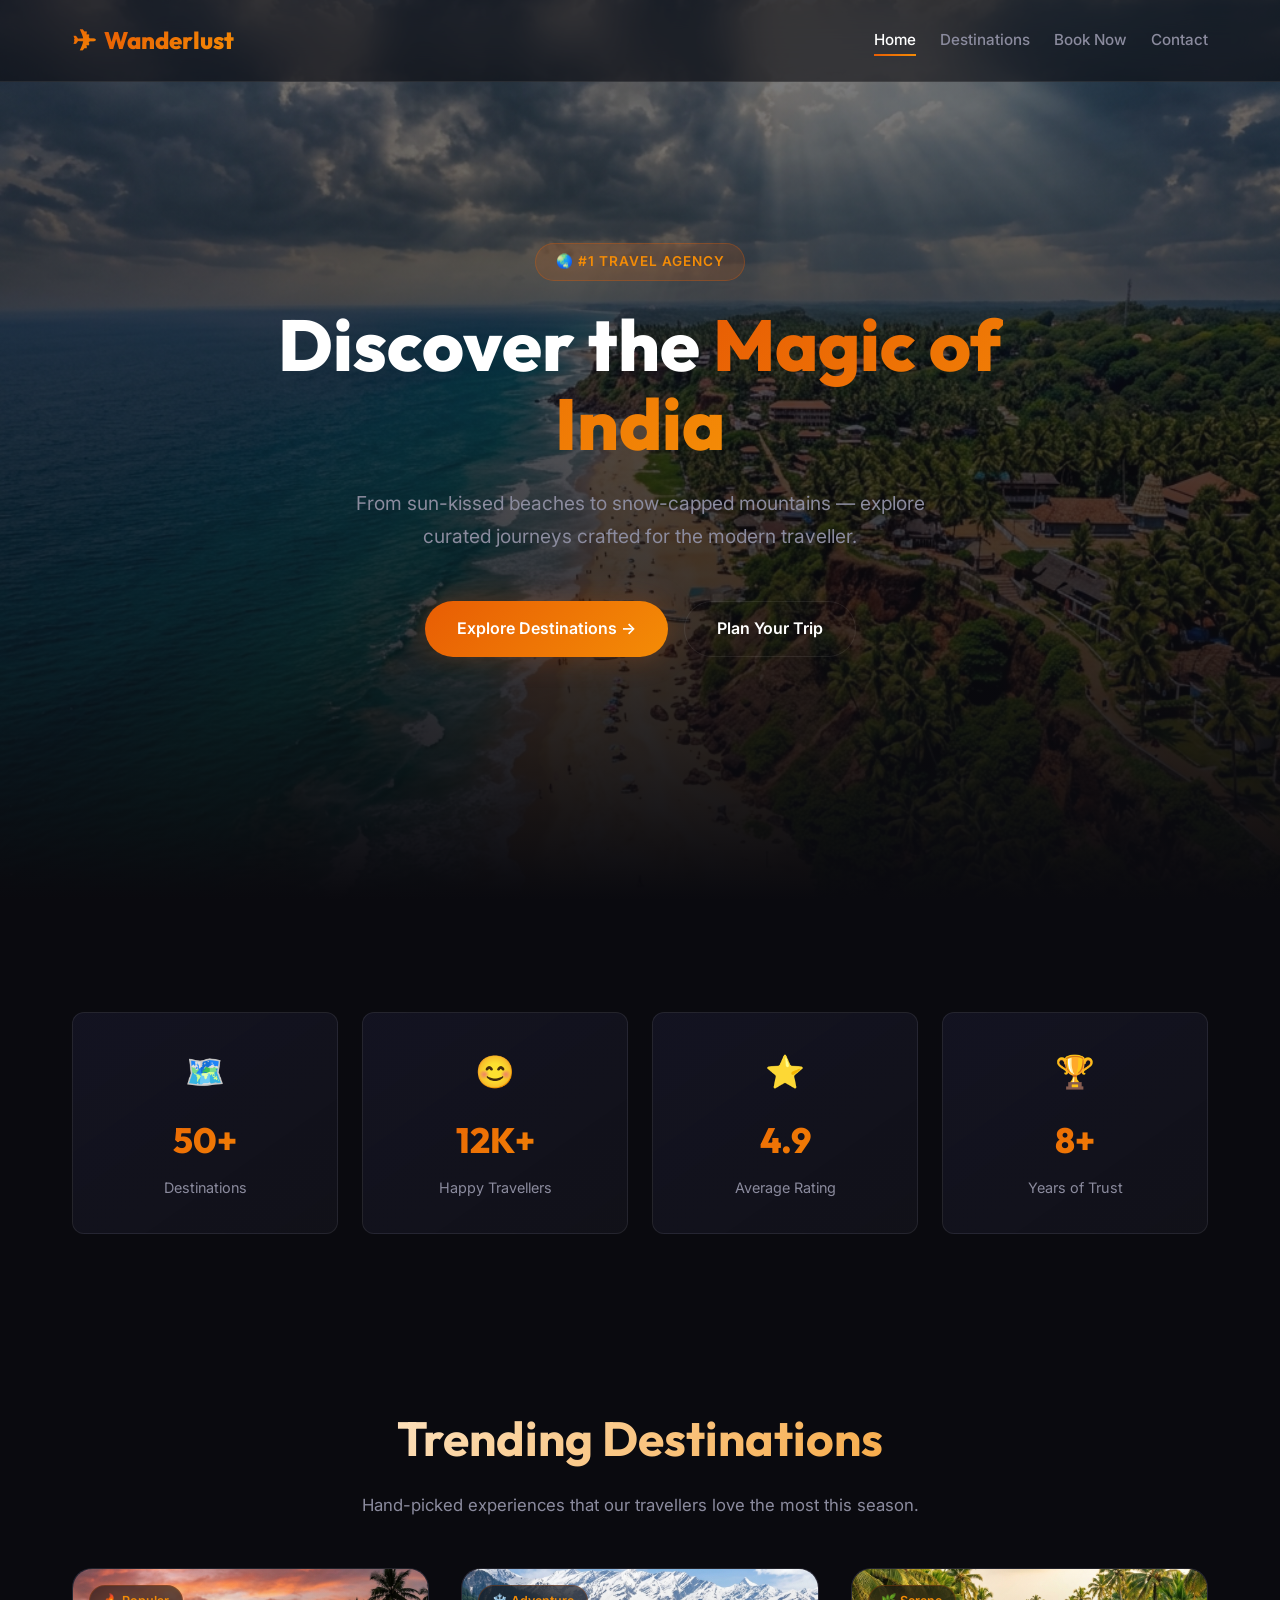
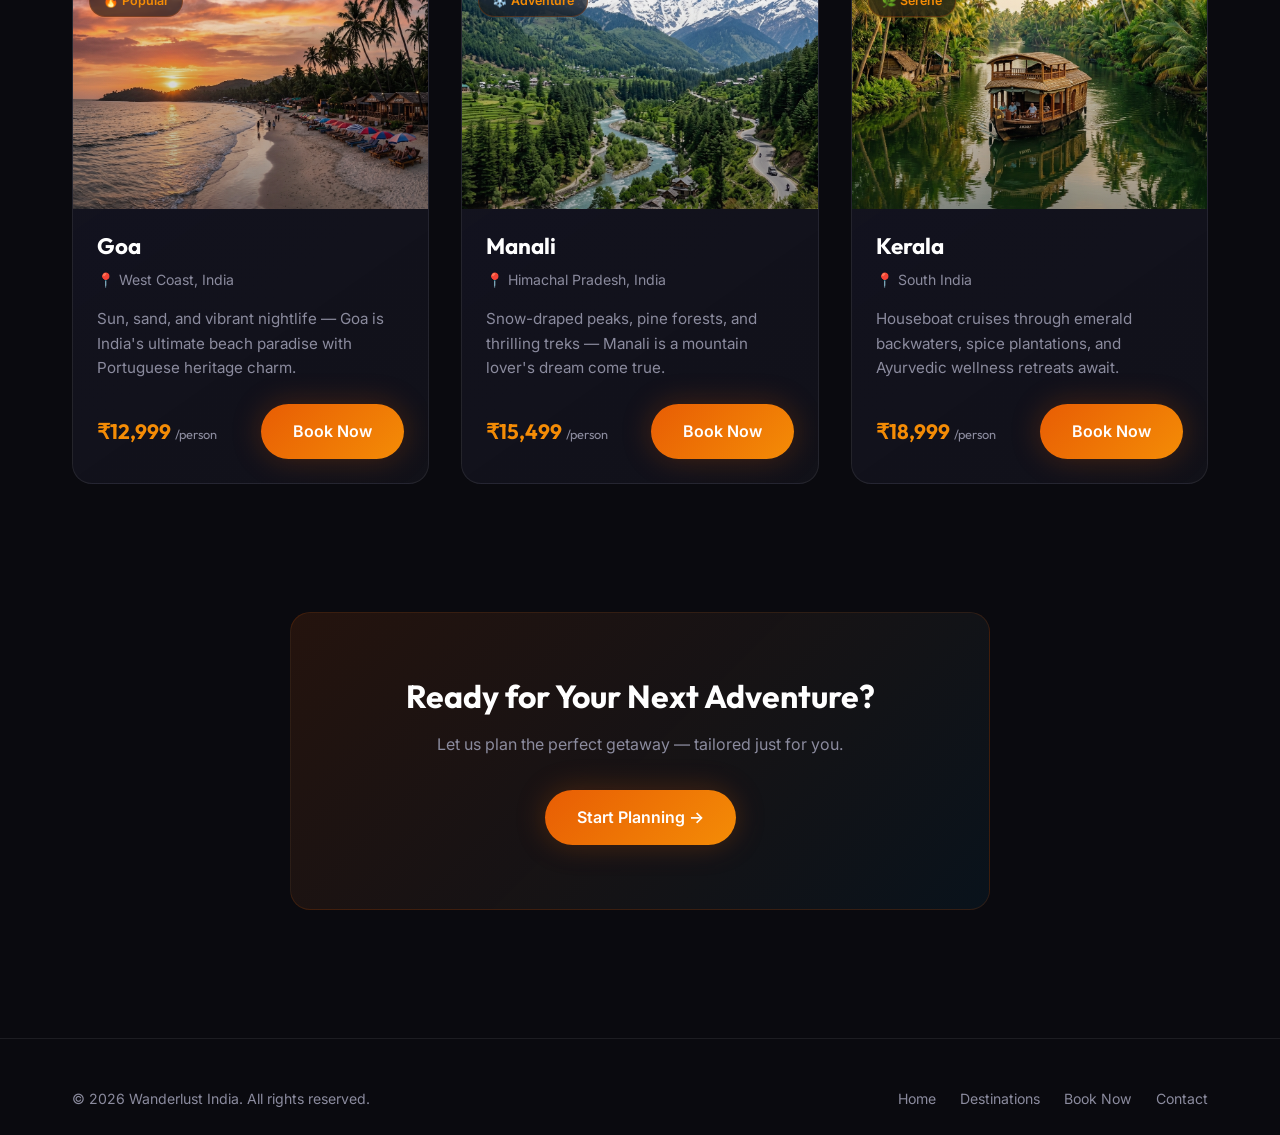
<file: index.html>
<!DOCTYPE html>
<html lang="en">
<head>
  <meta charset="UTF-8" />
  <meta name="viewport" content="width=device-width, initial-scale=1.0" />
  <meta name="description" content="Wanderlust India – Discover India's most breathtaking destinations. Book curated travel packages to Goa, Manali, Kerala and more." />
  <title>Wanderlust India | Explore Incredible Destinations</title>

  <!-- ============================================
       GA4 Google Analytics Tracking Script
       *** REPLACE G-P3EBM0YHF6 with your real Measurement ID ***
       ============================================ -->
  <script async src="https://www.googletagmanager.com/gtag/js?id=G-P3EBM0YHF6"></script>
  <script>
    window.dataLayer = window.dataLayer || [];
    function gtag(){ dataLayer.push(arguments); }
    gtag('js', new Date());
    gtag('config', 'G-P3EBM0YHF6');
    /* GA4 will automatically track page_view events with this config */
  </script>

  <!-- Stylesheet -->
  <link rel="stylesheet" href="style.css" />
</head>
<body>

  <!-- Ambient background glow -->
  <div class="bg-particles"></div>

  <!-- ========== NAVIGATION BAR ========== -->
  <nav class="navbar" id="navbar">
    <div class="nav-inner">
      <a href="index.html" class="nav-logo">
        <span class="logo-icon">✈</span>
        <span>Wanderlust</span>
      </a>
      <ul class="nav-links" id="nav-links">
        <li><a href="index.html" class="active">Home</a></li>
        <li><a href="destinations.html">Destinations</a></li>
        <li><a href="booking.html">Book Now</a></li>
        <li><a href="contact.html">Contact</a></li>
      </ul>
      <button class="nav-toggle" id="nav-toggle" aria-label="Toggle menu">☰</button>
    </div>
  </nav>

  <!-- ========== HERO SECTION ========== -->
  <section class="hero" id="hero">
    <div class="hero-bg" style="background-image: url('images/hero.png');"></div>
    <div class="hero-content">
      <span class="hero-badge">🌏 #1 Travel Agency</span>
      <h1>Discover the <span class="highlight">Magic of India</span></h1>
      <p>From sun-kissed beaches to snow-capped mountains — explore curated journeys crafted for the modern traveller.</p>
      <div class="hero-buttons">
        <a href="destinations.html" class="btn btn-primary btn-book-now">Explore Destinations →</a>
        <a href="booking.html" class="btn btn-secondary">Plan Your Trip</a>
      </div>
    </div>
  </section>

  <!-- ========== STATS / TRUST SECTION ========== -->
  <section class="section">
    <div class="container">
      <div class="stats-row">
        <div class="stat-item animate-in">
          <div class="stat-icon">🗺️</div>
          <div class="stat-number">50+</div>
          <div class="stat-label">Destinations</div>
        </div>
        <div class="stat-item animate-in">
          <div class="stat-icon">😊</div>
          <div class="stat-number">12K+</div>
          <div class="stat-label">Happy Travellers</div>
        </div>
        <div class="stat-item animate-in">
          <div class="stat-icon">⭐</div>
          <div class="stat-number">4.9</div>
          <div class="stat-label">Average Rating</div>
        </div>
        <div class="stat-item animate-in">
          <div class="stat-icon">🏆</div>
          <div class="stat-number">8+</div>
          <div class="stat-label">Years of Trust</div>
        </div>
      </div>
    </div>
  </section>

  <!-- ========== FEATURED DESTINATIONS ========== -->
  <section class="section" id="destinations">
    <div class="container">
      <h2 class="section-title">Trending Destinations</h2>
      <p class="section-subtitle">Hand-picked experiences that our travellers love the most this season.</p>

      <div class="cards-grid">
        <!-- Card 1: Goa -->
        <div class="card animate-in" id="card-goa">
          <div class="card-image">
            <img src="images/goa.png" alt="Goa Beach at Sunset" loading="lazy" />
            <span class="card-tag">🔥 Popular</span>
          </div>
          <div class="card-body">
            <h3 class="card-title">Goa</h3>
            <div class="card-location">📍 West Coast, India</div>
            <p class="card-desc">Sun, sand, and vibrant nightlife — Goa is India's ultimate beach paradise with Portuguese heritage charm.</p>
            <div class="card-footer">
              <div class="card-price">₹12,999 <small>/person</small></div>
              <a href="booking.html?dest=goa" class="btn btn-primary btn-book-now">Book Now</a>
            </div>
          </div>
        </div>

        <!-- Card 2: Manali -->
        <div class="card animate-in" id="card-manali">
          <div class="card-image">
            <img src="images/manali.png" alt="Manali Snow Mountains" loading="lazy" />
            <span class="card-tag">❄️ Adventure</span>
          </div>
          <div class="card-body">
            <h3 class="card-title">Manali</h3>
            <div class="card-location">📍 Himachal Pradesh, India</div>
            <p class="card-desc">Snow-draped peaks, pine forests, and thrilling treks — Manali is a mountain lover's dream come true.</p>
            <div class="card-footer">
              <div class="card-price">₹15,499 <small>/person</small></div>
              <a href="booking.html?dest=manali" class="btn btn-primary btn-book-now">Book Now</a>
            </div>
          </div>
        </div>

        <!-- Card 3: Kerala -->
        <div class="card animate-in" id="card-kerala">
          <div class="card-image">
            <img src="images/kerala.png" alt="Kerala Backwaters Houseboat" loading="lazy" />
            <span class="card-tag">🌿 Serene</span>
          </div>
          <div class="card-body">
            <h3 class="card-title">Kerala</h3>
            <div class="card-location">📍 South India</div>
            <p class="card-desc">Houseboat cruises through emerald backwaters, spice plantations, and Ayurvedic wellness retreats await.</p>
            <div class="card-footer">
              <div class="card-price">₹18,999 <small>/person</small></div>
              <a href="booking.html?dest=kerala" class="btn btn-primary btn-book-now">Book Now</a>
            </div>
          </div>
        </div>
      </div>
    </div>
  </section>

  <!-- ========== CTA SECTION ========== -->
  <section class="cta-section">
    <div class="container">
      <div class="cta-box animate-in">
        <h2>Ready for Your Next Adventure?</h2>
        <p>Let us plan the perfect getaway — tailored just for you.</p>
        <a href="booking.html" class="btn btn-primary btn-book-now">Start Planning →</a>
      </div>
    </div>
  </section>

  <!-- ========== FOOTER ========== -->
  <footer class="footer">
    <div class="container">
      <div class="footer-inner">
        <p class="footer-copy">© 2026 Wanderlust India. All rights reserved.</p>
        <div class="footer-links">
          <a href="index.html">Home</a>
          <a href="destinations.html">Destinations</a>
          <a href="booking.html">Book Now</a>
          <a href="contact.html">Contact</a>
        </div>
      </div>
    </div>
  </footer>

  <!-- Main JavaScript -->
  <script src="script.js"></script>
</body>
</html>
</file>
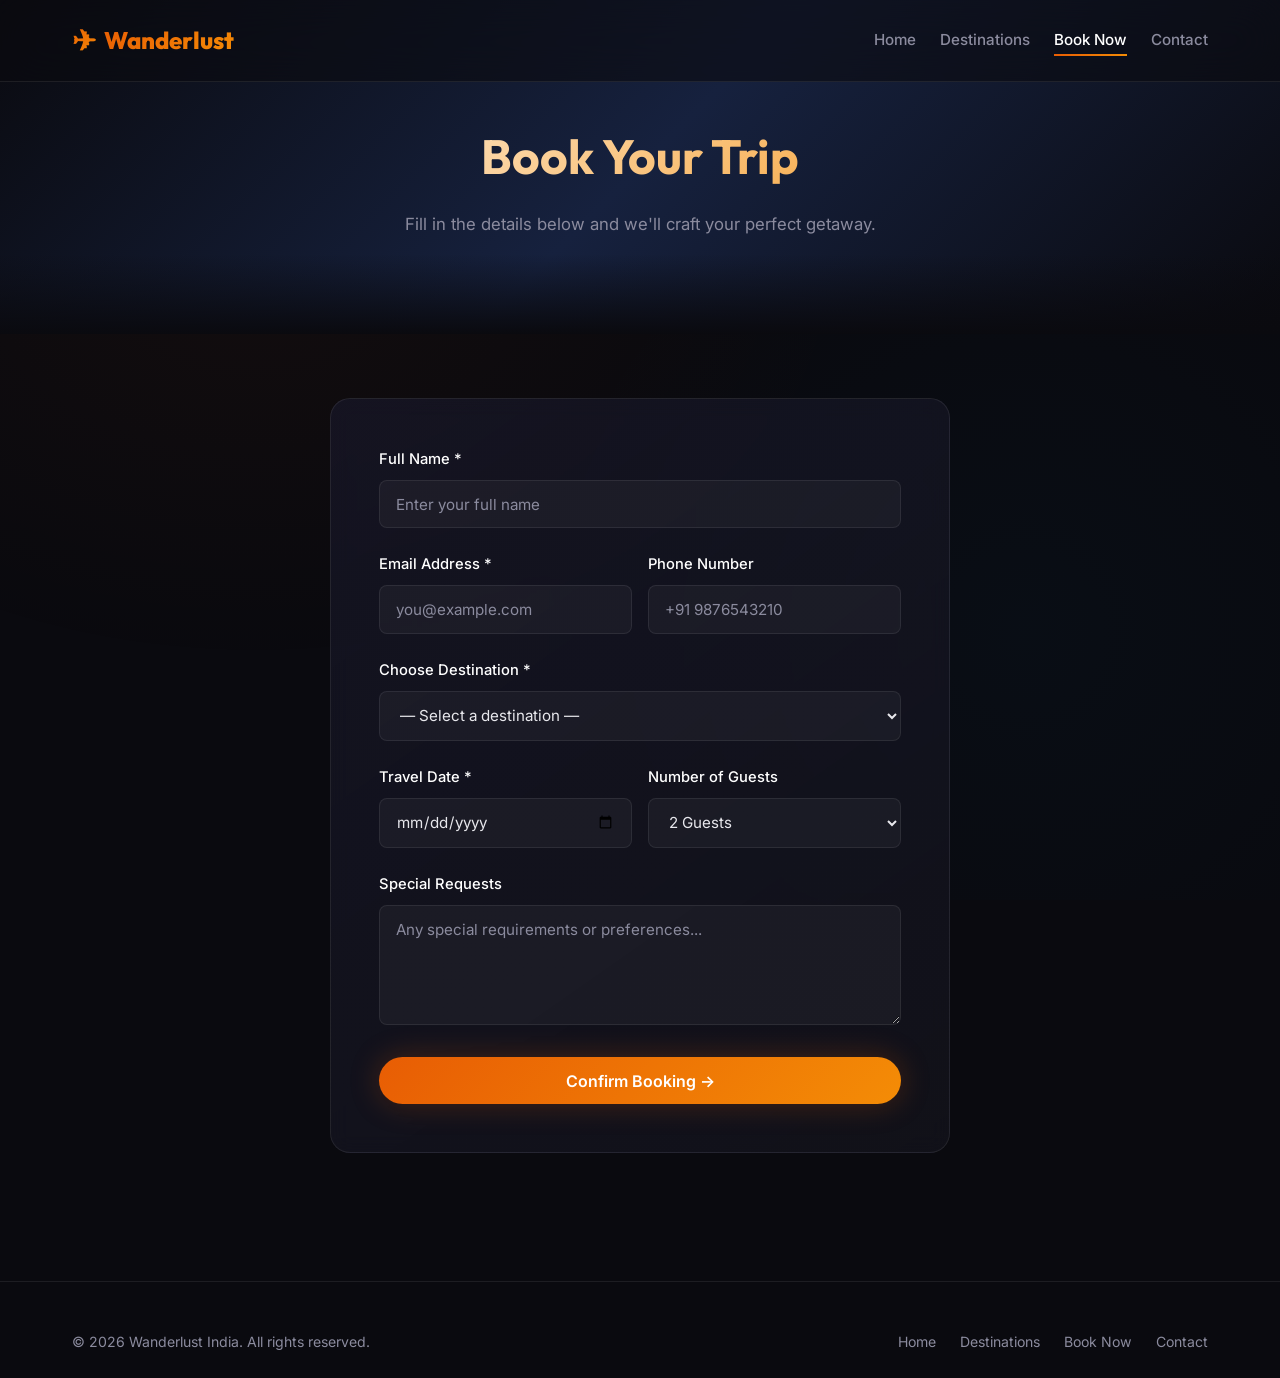
<file: booking.html>
<!DOCTYPE html>
<html lang="en">
<head>
  <meta charset="UTF-8" />
  <meta name="viewport" content="width=device-width, initial-scale=1.0" />
  <meta name="description" content="Book your dream trip to Goa, Manali, Kerala and more. Simple booking form with instant confirmation." />
  <title>Book Your Trip | Wanderlust India</title>

  <!-- GA4 Tracking — REPLACE G-P3EBM0YHF6 with your Measurement ID -->
  <script async src="https://www.googletagmanager.com/gtag/js?id=G-P3EBM0YHF6"></script>
  <script>
    window.dataLayer = window.dataLayer || [];
    function gtag(){ dataLayer.push(arguments); }
    gtag('js', new Date());
    gtag('config', 'G-P3EBM0YHF6');
  </script>

  <link rel="stylesheet" href="style.css" />
</head>
<body>

  <div class="bg-particles"></div>

  <!-- ========== NAVIGATION ========== -->
  <nav class="navbar" id="navbar">
    <div class="nav-inner">
      <a href="index.html" class="nav-logo">
        <span class="logo-icon">✈</span>
        <span>Wanderlust</span>
      </a>
      <ul class="nav-links" id="nav-links">
        <li><a href="index.html">Home</a></li>
        <li><a href="destinations.html">Destinations</a></li>
        <li><a href="booking.html" class="active">Book Now</a></li>
        <li><a href="contact.html">Contact</a></li>
      </ul>
      <button class="nav-toggle" id="nav-toggle" aria-label="Toggle menu">☰</button>
    </div>
  </nav>

  <!-- ========== PAGE HEADER ========== -->
  <section class="page-header">
    <div class="container">
      <h1 class="section-title">Book Your Trip</h1>
      <p class="section-subtitle">Fill in the details below and we'll craft your perfect getaway.</p>
    </div>
  </section>

  <!-- ========== BOOKING FORM ========== -->
  <section class="section">
    <div class="container">
      <div class="form-container animate-in">
        <form id="booking-form" novalidate>

          <!-- Full Name -->
          <div class="form-group">
            <label for="name">Full Name *</label>
            <input type="text" id="name" name="name" placeholder="Enter your full name" required />
            <span class="form-error">Full Name is required</span>
          </div>

          <!-- Email & Phone in a row -->
          <div class="form-row">
            <div class="form-group">
              <label for="email">Email Address *</label>
              <input type="email" id="email" name="email" placeholder="you@example.com" required />
              <span class="form-error">Valid email is required</span>
            </div>
            <div class="form-group">
              <label for="phone">Phone Number</label>
              <input type="tel" id="phone" name="phone" placeholder="+91 9876543210" />
              <span class="form-error"></span>
            </div>
          </div>

          <!-- Destination Select -->
          <div class="form-group">
            <label for="destination">Choose Destination *</label>
            <select id="destination" name="destination" required>
              <option value="">— Select a destination —</option>
              <option value="goa">Goa — Beach Paradise</option>
              <option value="manali">Manali — Mountain Adventure</option>
              <option value="kerala">Kerala — Backwater Bliss</option>
            </select>
            <span class="form-error">Please select a destination</span>
          </div>

          <!-- Travel Date & Guests -->
          <div class="form-row">
            <div class="form-group">
              <label for="travel-date">Travel Date *</label>
              <input type="date" id="travel-date" name="travel-date" required />
              <span class="form-error">Travel date is required</span>
            </div>
            <div class="form-group">
              <label for="guests">Number of Guests</label>
              <select id="guests" name="guests">
                <option value="1">1 Guest</option>
                <option value="2" selected>2 Guests</option>
                <option value="3">3 Guests</option>
                <option value="4">4 Guests</option>
                <option value="5+">5+ Guests</option>
              </select>
              <span class="form-error"></span>
            </div>
          </div>

          <!-- Special Requests -->
          <div class="form-group">
            <label for="message">Special Requests</label>
            <textarea id="message" name="message" placeholder="Any special requirements or preferences..."></textarea>
            <span class="form-error"></span>
          </div>

          <!-- Submit Button -->
          <button type="submit" class="btn btn-primary btn-book-now" id="booking-submit" style="width:100%; justify-content:center;">
            Confirm Booking →
          </button>
        </form>
      </div>
    </div>
  </section>

  <!-- ========== FOOTER ========== -->
  <footer class="footer">
    <div class="container">
      <div class="footer-inner">
        <p class="footer-copy">© 2026 Wanderlust India. All rights reserved.</p>
        <div class="footer-links">
          <a href="index.html">Home</a>
          <a href="destinations.html">Destinations</a>
          <a href="booking.html">Book Now</a>
          <a href="contact.html">Contact</a>
        </div>
      </div>
    </div>
  </footer>

  <script src="script.js"></script>

  <!-- Auto-select destination from URL query param (e.g. ?dest=goa) -->
  <script>
    const params = new URLSearchParams(window.location.search);
    const dest = params.get('dest');
    if (dest) {
      const select = document.getElementById('destination');
      if (select) select.value = dest;
    }
  </script>
</body>
</html>
</file>
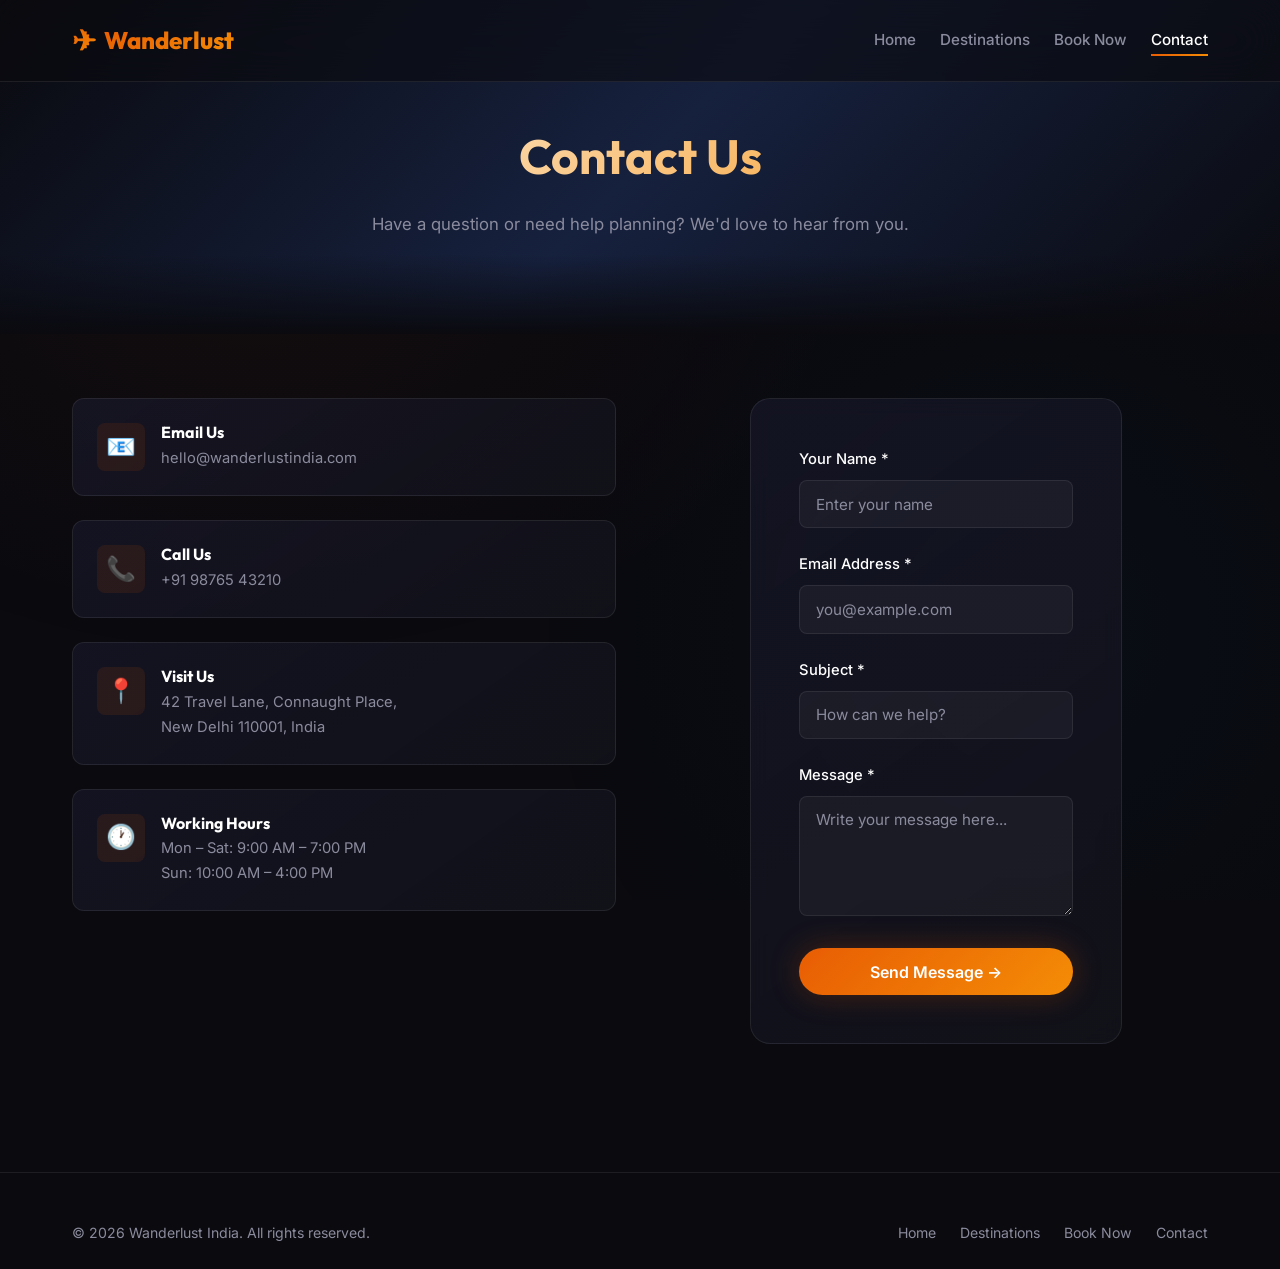
<file: contact.html>
<!DOCTYPE html>
<html lang="en">
<head>
  <meta charset="UTF-8" />
  <meta name="viewport" content="width=device-width, initial-scale=1.0" />
  <meta name="description" content="Get in touch with Wanderlust India. We're here to help plan your dream vacation." />
  <title>Contact Us | Wanderlust India</title>

  <!-- GA4 Tracking — REPLACE G-P3EBM0YHF6 with your Measurement ID -->
  <script async src="https://www.googletagmanager.com/gtag/js?id=G-P3EBM0YHF6"></script>
  <script>
    window.dataLayer = window.dataLayer || [];
    function gtag(){ dataLayer.push(arguments); }
    gtag('js', new Date());
    gtag('config', 'G-P3EBM0YHF6');
  </script>

  <link rel="stylesheet" href="style.css" />
</head>
<body>

  <div class="bg-particles"></div>

  <!-- ========== NAVIGATION ========== -->
  <nav class="navbar" id="navbar">
    <div class="nav-inner">
      <a href="index.html" class="nav-logo">
        <span class="logo-icon">✈</span>
        <span>Wanderlust</span>
      </a>
      <ul class="nav-links" id="nav-links">
        <li><a href="index.html">Home</a></li>
        <li><a href="destinations.html">Destinations</a></li>
        <li><a href="booking.html">Book Now</a></li>
        <li><a href="contact.html" class="active">Contact</a></li>
      </ul>
      <button class="nav-toggle" id="nav-toggle" aria-label="Toggle menu">☰</button>
    </div>
  </nav>

  <!-- ========== PAGE HEADER ========== -->
  <section class="page-header">
    <div class="container">
      <h1 class="section-title">Contact Us</h1>
      <p class="section-subtitle">Have a question or need help planning? We'd love to hear from you.</p>
    </div>
  </section>

  <!-- ========== CONTACT CONTENT ========== -->
  <section class="section">
    <div class="container">
      <div class="contact-grid">

        <!-- Contact Info Column -->
        <div class="contact-info-list animate-in">
          <div class="contact-info-item">
            <div class="contact-icon">📧</div>
            <div>
              <h4>Email Us</h4>
              <p>hello@wanderlustindia.com</p>
            </div>
          </div>
          <div class="contact-info-item">
            <div class="contact-icon">📞</div>
            <div>
              <h4>Call Us</h4>
              <p>+91 98765 43210</p>
            </div>
          </div>
          <div class="contact-info-item">
            <div class="contact-icon">📍</div>
            <div>
              <h4>Visit Us</h4>
              <p>42 Travel Lane, Connaught Place,<br/>New Delhi 110001, India</p>
            </div>
          </div>
          <div class="contact-info-item">
            <div class="contact-icon">🕐</div>
            <div>
              <h4>Working Hours</h4>
              <p>Mon – Sat: 9:00 AM – 7:00 PM<br/>Sun: 10:00 AM – 4:00 PM</p>
            </div>
          </div>
        </div>

        <!-- Contact Form Column -->
        <div class="form-container animate-in">
          <form id="contact-form" novalidate>
            <div class="form-group">
              <label for="contact-name">Your Name *</label>
              <input type="text" id="contact-name" name="name" placeholder="Enter your name" required />
              <span class="form-error">Name is required</span>
            </div>
            <div class="form-group">
              <label for="contact-email">Email Address *</label>
              <input type="email" id="contact-email" name="email" placeholder="you@example.com" required />
              <span class="form-error">Valid email is required</span>
            </div>
            <div class="form-group">
              <label for="contact-subject">Subject *</label>
              <input type="text" id="contact-subject" name="subject" placeholder="How can we help?" required />
              <span class="form-error">Subject is required</span>
            </div>
            <div class="form-group">
              <label for="contact-message">Message *</label>
              <textarea id="contact-message" name="message" placeholder="Write your message here..." required></textarea>
              <span class="form-error">Message is required</span>
            </div>
            <button type="submit" class="btn btn-primary" id="contact-submit" style="width:100%; justify-content:center;">
              Send Message →
            </button>
          </form>
        </div>

      </div>
    </div>
  </section>

  <!-- ========== FOOTER ========== -->
  <footer class="footer">
    <div class="container">
      <div class="footer-inner">
        <p class="footer-copy">© 2026 Wanderlust India. All rights reserved.</p>
        <div class="footer-links">
          <a href="index.html">Home</a>
          <a href="destinations.html">Destinations</a>
          <a href="booking.html">Book Now</a>
          <a href="contact.html">Contact</a>
        </div>
      </div>
    </div>
  </footer>

  <script src="script.js"></script>
</body>
</html>
</file>
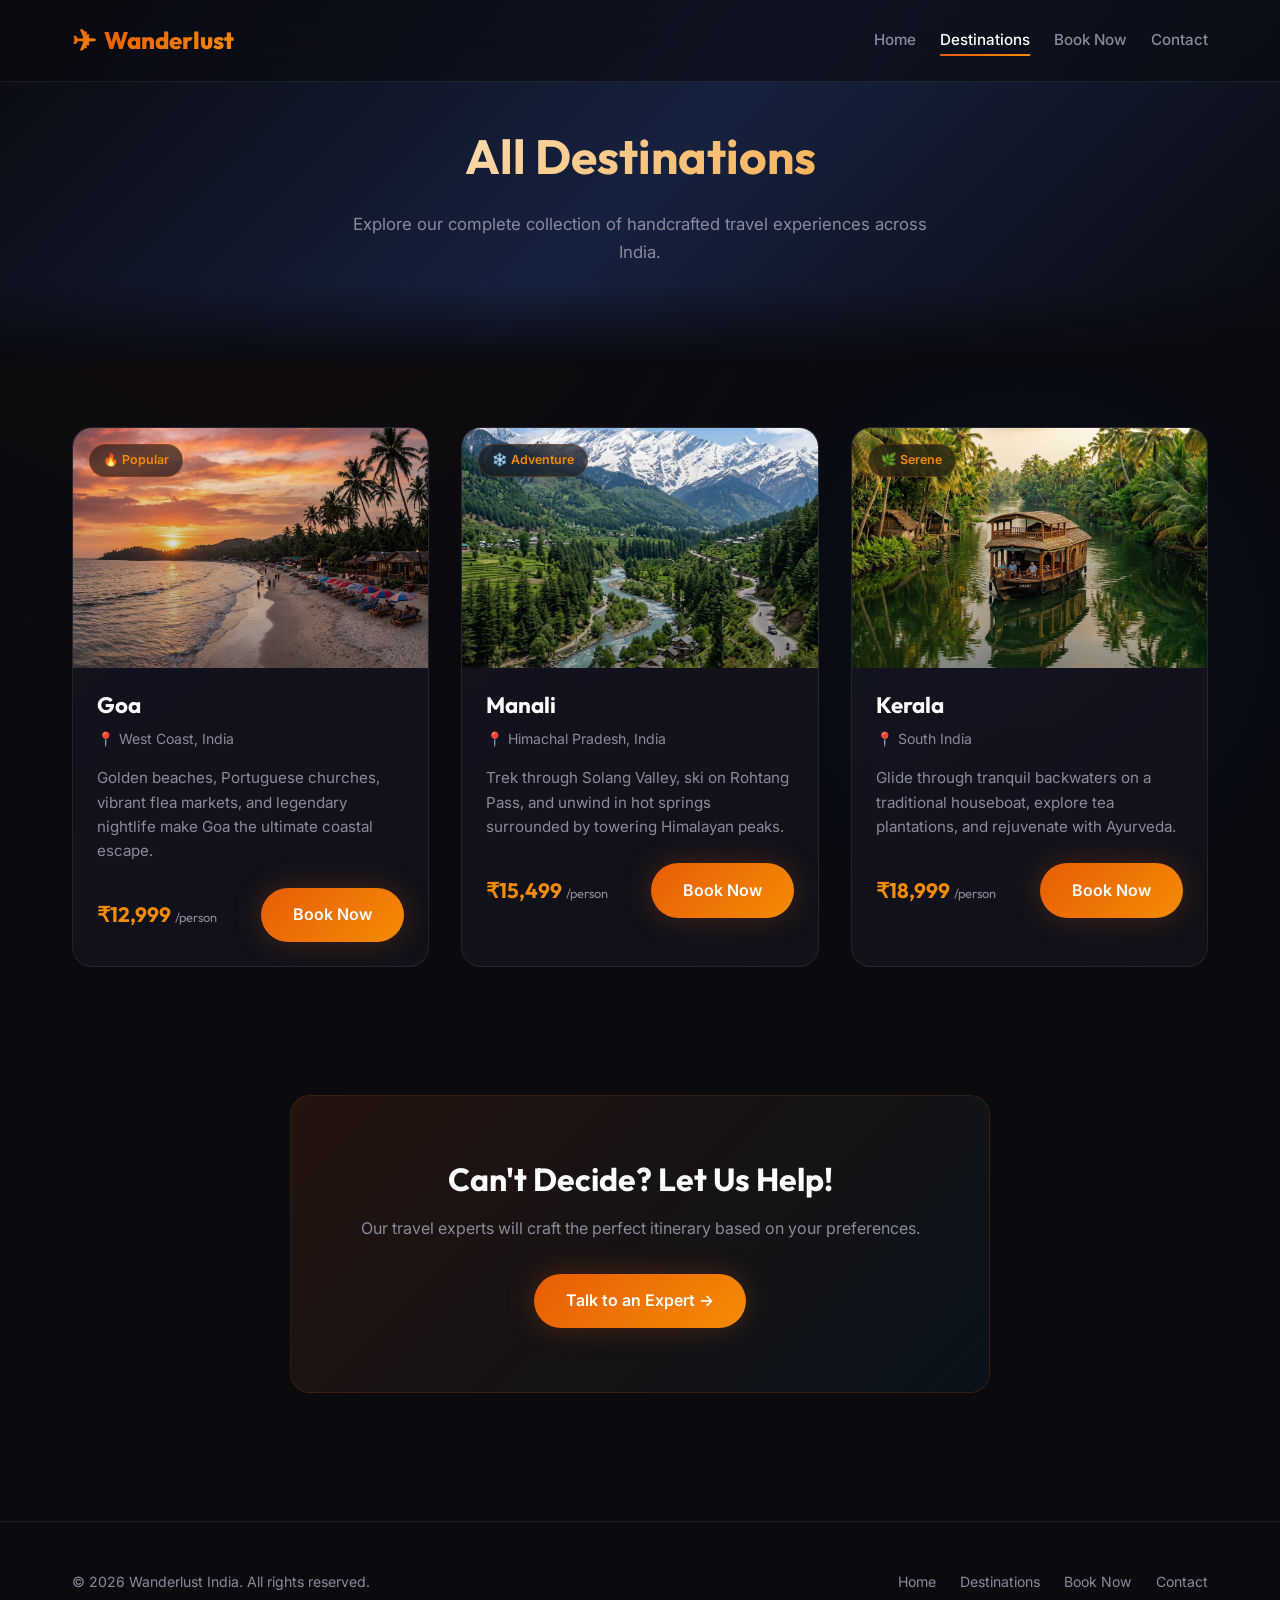
<file: destinations.html>
<!DOCTYPE html>
<html lang="en">
<head>
  <meta charset="UTF-8" />
  <meta name="viewport" content="width=device-width, initial-scale=1.0" />
  <meta name="description" content="Browse all destinations – Goa beaches, Manali mountains, Kerala backwaters and more curated travel experiences." />
  <title>Destinations | Wanderlust India</title>

  <!-- GA4 Tracking — REPLACE G-P3EBM0YHF6 with your Measurement ID -->
  <script async src="https://www.googletagmanager.com/gtag/js?id=G-P3EBM0YHF6"></script>
  <script>
    window.dataLayer = window.dataLayer || [];
    function gtag(){ dataLayer.push(arguments); }
    gtag('js', new Date());
    gtag('config', 'G-P3EBM0YHF6');
  </script>

  <link rel="stylesheet" href="style.css" />
</head>
<body>

  <div class="bg-particles"></div>

  <!-- ========== NAVIGATION ========== -->
  <nav class="navbar" id="navbar">
    <div class="nav-inner">
      <a href="index.html" class="nav-logo">
        <span class="logo-icon">✈</span>
        <span>Wanderlust</span>
      </a>
      <ul class="nav-links" id="nav-links">
        <li><a href="index.html">Home</a></li>
        <li><a href="destinations.html" class="active">Destinations</a></li>
        <li><a href="booking.html">Book Now</a></li>
        <li><a href="contact.html">Contact</a></li>
      </ul>
      <button class="nav-toggle" id="nav-toggle" aria-label="Toggle menu">☰</button>
    </div>
  </nav>

  <!-- ========== PAGE HEADER ========== -->
  <section class="page-header">
    <div class="container">
      <h1 class="section-title">All Destinations</h1>
      <p class="section-subtitle">Explore our complete collection of handcrafted travel experiences across India.</p>
    </div>
  </section>

  <!-- ========== DESTINATIONS GRID ========== -->
  <section class="section">
    <div class="container">
      <div class="cards-grid">

        <!-- Goa -->
        <div class="card animate-in" id="dest-goa">
          <div class="card-image">
            <img src="images/goa.png" alt="Goa Beach at Sunset" loading="lazy" />
            <span class="card-tag">🔥 Popular</span>
          </div>
          <div class="card-body">
            <h3 class="card-title">Goa</h3>
            <div class="card-location">📍 West Coast, India</div>
            <p class="card-desc">Golden beaches, Portuguese churches, vibrant flea markets, and legendary nightlife make Goa the ultimate coastal escape.</p>
            <div class="card-footer">
              <div class="card-price">₹12,999 <small>/person</small></div>
              <a href="booking.html?dest=goa" class="btn btn-primary btn-book-now">Book Now</a>
            </div>
          </div>
        </div>

        <!-- Manali -->
        <div class="card animate-in" id="dest-manali">
          <div class="card-image">
            <img src="images/manali.png" alt="Manali Snow Mountains" loading="lazy" />
            <span class="card-tag">❄️ Adventure</span>
          </div>
          <div class="card-body">
            <h3 class="card-title">Manali</h3>
            <div class="card-location">📍 Himachal Pradesh, India</div>
            <p class="card-desc">Trek through Solang Valley, ski on Rohtang Pass, and unwind in hot springs surrounded by towering Himalayan peaks.</p>
            <div class="card-footer">
              <div class="card-price">₹15,499 <small>/person</small></div>
              <a href="booking.html?dest=manali" class="btn btn-primary btn-book-now">Book Now</a>
            </div>
          </div>
        </div>

        <!-- Kerala -->
        <div class="card animate-in" id="dest-kerala">
          <div class="card-image">
            <img src="images/kerala.png" alt="Kerala Backwaters" loading="lazy" />
            <span class="card-tag">🌿 Serene</span>
          </div>
          <div class="card-body">
            <h3 class="card-title">Kerala</h3>
            <div class="card-location">📍 South India</div>
            <p class="card-desc">Glide through tranquil backwaters on a traditional houseboat, explore tea plantations, and rejuvenate with Ayurveda.</p>
            <div class="card-footer">
              <div class="card-price">₹18,999 <small>/person</small></div>
              <a href="booking.html?dest=kerala" class="btn btn-primary btn-book-now">Book Now</a>
            </div>
          </div>
        </div>

      </div>
    </div>
  </section>

  <!-- ========== CTA ========== -->
  <section class="cta-section">
    <div class="container">
      <div class="cta-box animate-in">
        <h2>Can't Decide? Let Us Help!</h2>
        <p>Our travel experts will craft the perfect itinerary based on your preferences.</p>
        <a href="contact.html" class="btn btn-primary">Talk to an Expert →</a>
      </div>
    </div>
  </section>

  <!-- ========== FOOTER ========== -->
  <footer class="footer">
    <div class="container">
      <div class="footer-inner">
        <p class="footer-copy">© 2026 Wanderlust India. All rights reserved.</p>
        <div class="footer-links">
          <a href="index.html">Home</a>
          <a href="destinations.html">Destinations</a>
          <a href="booking.html">Book Now</a>
          <a href="contact.html">Contact</a>
        </div>
      </div>
    </div>
  </footer>

  <script src="script.js"></script>
</body>
</html>
</file>
<file: style.css>
/* ============================================
   TOURISM WEBSITE - STYLE.CSS
   Complete design system with modern aesthetics
   ============================================ */

/* ---------- Google Font Import ---------- */
@import url('https://fonts.googleapis.com/css2?family=Outfit:wght@300;400;500;600;700;800&family=Inter:wght@300;400;500;600&display=swap');

/* ---------- CSS Custom Properties (Design Tokens) ---------- */
:root {
  /* Primary palette - warm sunset tones */
  --primary: #e85d04;
  --primary-light: #f48c06;
  --primary-dark: #dc2f02;
  --primary-glow: rgba(232, 93, 4, 0.25);

  /* Accent - ocean blue */
  --accent: #0077b6;
  --accent-light: #00b4d8;
  --accent-dark: #023e8a;

  /* Neutrals */
  --bg: #0a0a0f;
  --bg-card: #12121a;
  --bg-elevated: #1a1a2e;
  --surface: #16213e;
  --text: #e8e8ed;
  --text-muted: #8b8b9e;
  --text-heading: #ffffff;
  --border: rgba(255, 255, 255, 0.08);

  /* Gradients */
  --gradient-hero: linear-gradient(135deg, #0a0a0f 0%, #16213e 50%, #0a0a0f 100%);
  --gradient-card: linear-gradient(145deg, rgba(26, 26, 46, 0.6), rgba(18, 18, 26, 0.9));
  --gradient-btn: linear-gradient(135deg, #e85d04, #f48c06);
  --gradient-btn-hover: linear-gradient(135deg, #f48c06, #e85d04);
  --gradient-overlay: linear-gradient(180deg, rgba(10, 10, 15, 0) 0%, rgba(10, 10, 15, 0.85) 100%);

  /* Spacing */
  --space-xs: 0.5rem;
  --space-sm: 0.75rem;
  --space-md: 1rem;
  --space-lg: 1.5rem;
  --space-xl: 2rem;
  --space-2xl: 3rem;
  --space-3xl: 4rem;

  /* Typography */
  --font-heading: 'Outfit', sans-serif;
  --font-body: 'Inter', sans-serif;

  /* Borders & Shadows */
  --radius-sm: 8px;
  --radius-md: 12px;
  --radius-lg: 20px;
  --radius-xl: 28px;
  --shadow-sm: 0 2px 8px rgba(0, 0, 0, 0.3);
  --shadow-md: 0 8px 24px rgba(0, 0, 0, 0.4);
  --shadow-lg: 0 16px 48px rgba(0, 0, 0, 0.5);
  --shadow-glow: 0 0 30px var(--primary-glow);

  /* Transitions */
  --ease: cubic-bezier(0.4, 0, 0.2, 1);
  --transition: 0.3s var(--ease);
}

/* ---------- Reset & Base ---------- */
*, *::before, *::after { box-sizing: border-box; margin: 0; padding: 0; }

html {
  scroll-behavior: smooth;
  font-size: 16px;
}

body {
  font-family: var(--font-body);
  background: var(--bg);
  color: var(--text);
  line-height: 1.7;
  min-height: 100vh;
  overflow-x: hidden;
  -webkit-font-smoothing: antialiased;
}

h1, h2, h3, h4, h5, h6 {
  font-family: var(--font-heading);
  color: var(--text-heading);
  line-height: 1.2;
  font-weight: 700;
}

a { color: inherit; text-decoration: none; }
img { max-width: 100%; display: block; }
ul { list-style: none; }
button, input, textarea, select { font-family: inherit; font-size: inherit; }

/* ---------- Utility Classes ---------- */
.container { max-width: 1200px; margin: 0 auto; padding: 0 var(--space-xl); }
.section { padding: var(--space-3xl) 0; }
.section-title {
  font-size: clamp(2rem, 4vw, 3rem);
  text-align: center;
  margin-bottom: var(--space-lg);
  background: linear-gradient(135deg, var(--text-heading), var(--primary-light));
  -webkit-background-clip: text;
  -webkit-text-fill-color: transparent;
  background-clip: text;
}
.section-subtitle {
  text-align: center;
  color: var(--text-muted);
  max-width: 600px;
  margin: 0 auto var(--space-2xl);
  font-size: 1.05rem;
}

/* ---------- Animated Background Particles ---------- */
.bg-particles {
  position: fixed; inset: 0;
  pointer-events: none; z-index: 0;
  background:
    radial-gradient(ellipse 600px 400px at 20% 30%, rgba(232, 93, 4, 0.04), transparent),
    radial-gradient(ellipse 500px 500px at 80% 70%, rgba(0, 119, 182, 0.04), transparent);
}

/* ---------- Navigation ---------- */
.navbar {
  position: fixed; top: 0; left: 0; right: 0;
  z-index: 1000;
  padding: var(--space-md) 0;
  background: rgba(10, 10, 15, 0.6);
  backdrop-filter: blur(20px);
  -webkit-backdrop-filter: blur(20px);
  border-bottom: 1px solid var(--border);
  transition: var(--transition);
}
.navbar.scrolled { background: rgba(10, 10, 15, 0.92); }

.nav-inner {
  display: flex; align-items: center; justify-content: space-between;
  max-width: 1200px; margin: 0 auto; padding: 0 var(--space-xl);
}

.nav-logo {
  font-family: var(--font-heading);
  font-size: 1.5rem; font-weight: 800;
  display: flex; align-items: center; gap: 0.5rem;
}
.nav-logo .logo-icon { font-size: 1.8rem; }
.nav-logo span {
  background: var(--gradient-btn);
  -webkit-background-clip: text;
  -webkit-text-fill-color: transparent;
  background-clip: text;
}

.nav-links { display: flex; gap: var(--space-lg); align-items: center; }
.nav-links a {
  position: relative; padding: 0.4rem 0;
  font-weight: 500; font-size: 0.95rem;
  color: var(--text-muted);
  transition: color var(--transition);
}
.nav-links a:hover, .nav-links a.active { color: var(--text-heading); }
.nav-links a::after {
  content: ''; position: absolute;
  bottom: 0; left: 0; width: 0; height: 2px;
  background: var(--gradient-btn);
  transition: width var(--transition);
}
.nav-links a:hover::after, .nav-links a.active::after { width: 100%; }

/* Mobile menu toggle */
.nav-toggle {
  display: none; background: none; border: none;
  color: var(--text-heading); font-size: 1.6rem; cursor: pointer;
}

/* ---------- Hero Section ---------- */
.hero {
  position: relative;
  min-height: 100vh;
  display: flex; align-items: center; justify-content: center;
  text-align: center;
  overflow: hidden;
}
.hero-bg {
  position: absolute; inset: 0;
  background-size: cover; background-position: center; background-repeat: no-repeat;
}
.hero-bg::after {
  content: ''; position: absolute; inset: 0;
  background: linear-gradient(180deg, rgba(10,10,15,0.5) 0%, rgba(10,10,15,0.8) 70%, var(--bg) 100%);
}
.hero-content {
  position: relative; z-index: 2;
  max-width: 800px; padding: 0 var(--space-xl);
}
.hero-badge {
  display: inline-block;
  padding: 0.4rem 1.2rem;
  border-radius: 50px;
  background: rgba(232, 93, 4, 0.15);
  border: 1px solid rgba(232, 93, 4, 0.3);
  color: var(--primary-light);
  font-size: 0.85rem; font-weight: 600;
  letter-spacing: 1px; text-transform: uppercase;
  margin-bottom: var(--space-lg);
}
.hero h1 {
  font-size: clamp(2.5rem, 6vw, 4.5rem);
  font-weight: 800; margin-bottom: var(--space-lg);
  line-height: 1.1;
}
.hero h1 .highlight {
  background: var(--gradient-btn);
  -webkit-background-clip: text;
  -webkit-text-fill-color: transparent;
  background-clip: text;
}
.hero p {
  font-size: clamp(1rem, 2vw, 1.2rem);
  color: var(--text-muted);
  margin-bottom: var(--space-2xl);
  max-width: 600px; margin-left: auto; margin-right: auto;
}

/* ---------- Buttons ---------- */
.btn {
  display: inline-flex; align-items: center; gap: 0.5rem;
  padding: 0.85rem 2rem;
  border: none; border-radius: var(--radius-xl);
  font-weight: 600; font-size: 1rem;
  cursor: pointer;
  transition: all var(--transition);
  text-align: center;
}
.btn-primary {
  background: var(--gradient-btn);
  color: #fff;
  box-shadow: var(--shadow-glow);
}
.btn-primary:hover {
  background: var(--gradient-btn-hover);
  transform: translateY(-2px);
  box-shadow: 0 0 40px var(--primary-glow);
}
.btn-secondary {
  background: transparent;
  color: var(--text-heading);
  border: 1px solid var(--border);
  backdrop-filter: blur(10px);
}
.btn-secondary:hover {
  border-color: var(--primary);
  background: rgba(232, 93, 4, 0.08);
  transform: translateY(-2px);
}
.hero-buttons { display: flex; gap: var(--space-md); justify-content: center; flex-wrap: wrap; }

/* ---------- Destination Cards ---------- */
.cards-grid {
  display: grid;
  grid-template-columns: repeat(auto-fit, minmax(340px, 1fr));
  gap: var(--space-xl);
}
.card {
  position: relative;
  border-radius: var(--radius-lg);
  overflow: hidden;
  background: var(--gradient-card);
  border: 1px solid var(--border);
  transition: all var(--transition);
  cursor: pointer;
}
.card:hover {
  transform: translateY(-8px);
  border-color: rgba(232, 93, 4, 0.3);
  box-shadow: var(--shadow-lg), var(--shadow-glow);
}
.card-image {
  position: relative; width: 100%; height: 240px; overflow: hidden;
}
.card-image img {
  width: 100%; height: 100%;
  object-fit: cover;
  transition: transform 0.6s var(--ease);
}
.card:hover .card-image img { transform: scale(1.08); }
.card-image::after {
  content: ''; position: absolute; inset: 0;
  background: var(--gradient-overlay); opacity: 0.4;
}
.card-tag {
  position: absolute; top: var(--space-md); left: var(--space-md);
  z-index: 2;
  padding: 0.3rem 0.8rem;
  background: rgba(10, 10, 15, 0.6);
  backdrop-filter: blur(10px);
  border-radius: 50px;
  font-size: 0.78rem; font-weight: 600; color: var(--primary-light);
  border: 1px solid rgba(232, 93, 4, 0.25);
}
.card-body { padding: var(--space-lg); }
.card-title {
  font-size: 1.4rem; margin-bottom: var(--space-xs);
}
.card-location {
  display: flex; align-items: center; gap: 0.3rem;
  color: var(--text-muted); font-size: 0.88rem;
  margin-bottom: var(--space-md);
}
.card-desc {
  color: var(--text-muted); font-size: 0.95rem;
  margin-bottom: var(--space-lg);
  line-height: 1.6;
}
.card-footer {
  display: flex; align-items: center; justify-content: space-between;
}
.card-price {
  font-family: var(--font-heading);
  font-size: 1.3rem; font-weight: 700;
  color: var(--primary-light);
}
.card-price small { font-size: 0.8rem; color: var(--text-muted); font-weight: 400; }

/* ---------- Features / Stats ---------- */
.stats-row {
  display: grid;
  grid-template-columns: repeat(auto-fit, minmax(200px, 1fr));
  gap: var(--space-lg);
  padding: var(--space-2xl) 0;
}
.stat-item {
  text-align: center;
  padding: var(--space-xl);
  border-radius: var(--radius-md);
  background: var(--gradient-card);
  border: 1px solid var(--border);
  transition: var(--transition);
}
.stat-item:hover {
  border-color: rgba(232, 93, 4, 0.2);
  transform: translateY(-4px);
}
.stat-icon { font-size: 2rem; margin-bottom: var(--space-sm); }
.stat-number {
  font-family: var(--font-heading);
  font-size: 2.2rem; font-weight: 800;
  background: var(--gradient-btn);
  -webkit-background-clip: text;
  -webkit-text-fill-color: transparent;
  background-clip: text;
}
.stat-label { color: var(--text-muted); font-size: 0.9rem; margin-top: 0.3rem; }

/* ---------- Forms ---------- */
.form-container {
  max-width: 620px; margin: 0 auto;
  padding: var(--space-2xl);
  background: var(--gradient-card);
  border: 1px solid var(--border);
  border-radius: var(--radius-lg);
  backdrop-filter: blur(10px);
}
.form-group { margin-bottom: var(--space-lg); }
.form-group label {
  display: block;
  font-weight: 500; font-size: 0.92rem;
  color: var(--text-heading);
  margin-bottom: var(--space-xs);
}
.form-group input,
.form-group select,
.form-group textarea {
  width: 100%;
  padding: 0.85rem 1rem;
  background: rgba(255, 255, 255, 0.04);
  border: 1px solid var(--border);
  border-radius: var(--radius-sm);
  color: var(--text);
  font-size: 0.95rem;
  transition: border-color var(--transition), box-shadow var(--transition);
  outline: none;
}
.form-group input:focus,
.form-group select:focus,
.form-group textarea:focus {
  border-color: var(--primary);
  box-shadow: 0 0 0 3px var(--primary-glow);
}
.form-group input::placeholder,
.form-group textarea::placeholder { color: var(--text-muted); }
.form-group textarea { resize: vertical; min-height: 120px; }
.form-group select option { background: var(--bg-card); color: var(--text); }

.form-error {
  color: #ef4444; font-size: 0.82rem;
  margin-top: 0.3rem; display: none;
}
.form-group.error input,
.form-group.error select,
.form-group.error textarea { border-color: #ef4444; }
.form-group.error .form-error { display: block; }

.form-row { display: grid; grid-template-columns: 1fr 1fr; gap: var(--space-md); }

/* ---------- Page Header (non-home pages) ---------- */
.page-header {
  padding: 8rem 0 3rem;
  text-align: center;
  background: var(--gradient-hero);
  position: relative;
}
.page-header::after {
  content: ''; position: absolute; bottom: 0; left: 0; right: 0;
  height: 80px;
  background: linear-gradient(to bottom, transparent, var(--bg));
}

/* ---------- CTA / Newsletter Section ---------- */
.cta-section {
  text-align: center;
  padding: var(--space-3xl) 0;
}
.cta-box {
  padding: var(--space-3xl) var(--space-xl);
  border-radius: var(--radius-lg);
  background: linear-gradient(135deg, rgba(232, 93, 4, 0.12), rgba(0, 119, 182, 0.08));
  border: 1px solid rgba(232, 93, 4, 0.15);
  max-width: 700px; margin: 0 auto;
}
.cta-box h2 { font-size: 2rem; margin-bottom: var(--space-md); }
.cta-box p { color: var(--text-muted); margin-bottom: var(--space-xl); }

/* ---------- Contact Info ---------- */
.contact-grid {
  display: grid;
  grid-template-columns: 1fr 1fr;
  gap: var(--space-2xl);
  align-items: start;
}
.contact-info-list { display: flex; flex-direction: column; gap: var(--space-lg); }
.contact-info-item {
  display: flex; align-items: flex-start; gap: var(--space-md);
  padding: var(--space-lg);
  border-radius: var(--radius-md);
  background: var(--gradient-card);
  border: 1px solid var(--border);
  transition: var(--transition);
}
.contact-info-item:hover {
  border-color: rgba(232, 93, 4, 0.2);
  transform: translateX(4px);
}
.contact-icon {
  font-size: 1.5rem;
  width: 48px; height: 48px;
  display: flex; align-items: center; justify-content: center;
  background: rgba(232, 93, 4, 0.1);
  border-radius: var(--radius-sm);
  flex-shrink: 0;
}
.contact-info-item h4 { font-size: 1rem; margin-bottom: 0.2rem; }
.contact-info-item p { color: var(--text-muted); font-size: 0.92rem; }

/* ---------- Footer ---------- */
.footer {
  padding: var(--space-2xl) 0 var(--space-lg);
  border-top: 1px solid var(--border);
  margin-top: var(--space-3xl);
}
.footer-inner {
  display: flex; align-items: center; justify-content: space-between;
  flex-wrap: wrap; gap: var(--space-md);
}
.footer-copy { color: var(--text-muted); font-size: 0.88rem; }
.footer-links { display: flex; gap: var(--space-lg); }
.footer-links a {
  color: var(--text-muted); font-size: 0.88rem;
  transition: color var(--transition);
}
.footer-links a:hover { color: var(--primary-light); }

/* ---------- Toast Notification ---------- */
.toast {
  position: fixed; bottom: 2rem; right: 2rem;
  padding: 1rem 1.5rem;
  border-radius: var(--radius-md);
  background: var(--bg-elevated);
  border: 1px solid var(--primary);
  color: var(--text-heading);
  font-weight: 500;
  box-shadow: var(--shadow-lg), var(--shadow-glow);
  transform: translateY(120%); opacity: 0;
  transition: all 0.4s var(--ease);
  z-index: 9999;
}
.toast.show { transform: translateY(0); opacity: 1; }

/* ---------- Animations ---------- */
@keyframes fadeInUp {
  from { opacity: 0; transform: translateY(30px); }
  to { opacity: 1; transform: translateY(0); }
}
@keyframes fadeIn {
  from { opacity: 0; }
  to { opacity: 1; }
}
.animate-in {
  opacity: 0; transform: translateY(30px);
  transition: opacity 0.7s var(--ease), transform 0.7s var(--ease);
}
.animate-in.visible { opacity: 1; transform: translateY(0); }

.hero-content { animation: fadeInUp 1s var(--ease) 0.3s both; }
.hero-badge { animation: fadeIn 0.8s var(--ease) 0.1s both; }

/* ---------- Responsive Design ---------- */

/* Tablet */
@media (max-width: 992px) {
  .cards-grid { grid-template-columns: repeat(auto-fit, minmax(280px, 1fr)); }
  .contact-grid { grid-template-columns: 1fr; }
  .form-row { grid-template-columns: 1fr; }
}

/* Mobile */
@media (max-width: 768px) {
  html { font-size: 15px; }

  .nav-links {
    position: fixed; top: 0; right: -100%;
    width: 75%; max-width: 300px; height: 100vh;
    flex-direction: column; justify-content: center;
    background: rgba(10, 10, 15, 0.97);
    backdrop-filter: blur(20px);
    padding: var(--space-xl);
    gap: var(--space-xl);
    transition: right var(--transition);
    border-left: 1px solid var(--border);
  }
  .nav-links.open { right: 0; }
  .nav-links a { font-size: 1.2rem; }
  .nav-toggle { display: block; z-index: 1001; }

  .hero { min-height: 90vh; }
  .hero h1 { font-size: 2.2rem; }
  .hero-buttons { flex-direction: column; align-items: center; }
  .btn { width: 100%; justify-content: center; }

  .cards-grid { grid-template-columns: 1fr; }
  .stats-row { grid-template-columns: 1fr 1fr; }

  .footer-inner { flex-direction: column; text-align: center; }
}

/* Small Mobile */
@media (max-width: 480px) {
  .container { padding: 0 var(--space-md); }
  .stats-row { grid-template-columns: 1fr; }
  .form-container { padding: var(--space-lg); }
}
</file>
